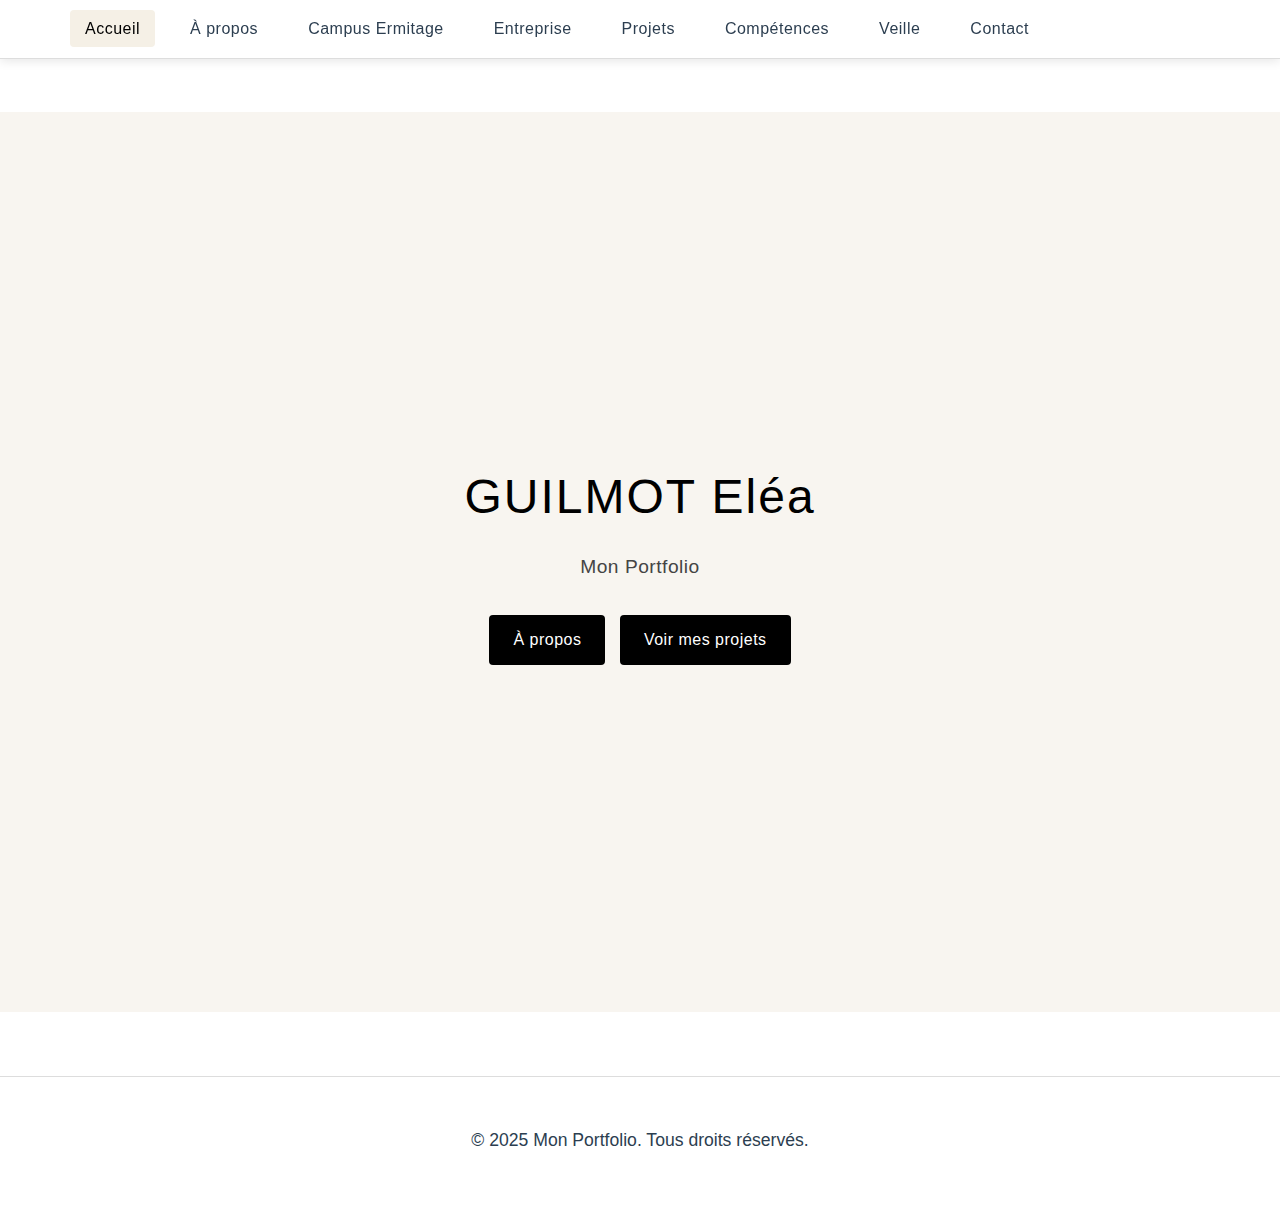
<file: index.html>
<!DOCTYPE html>
    <html lang="fr">
    <head>
        <meta charset="UTF-8">
        <meta name="viewport" content="width=device-width, initial-scale=1.0">
        <title>Accueil - Mon Portfolio</title>
        <link rel="stylesheet" href="styles.css">
    </head>
    <body>
       <header class="fixed-header">
            <div class="header-container">
                <nav>
                    <ul>
                        <li><a href="index.html" class="nav-link active">Accueil</a></li>
                        <li><a href="apropos.html" class="nav-link">À propos</a></li>
                        <li><a href="campusErmitage.html" class="nav-link">Campus Ermitage</a></li>
                        <li><a href="entreprise.html" class="nav-link">Entreprise</a></li>
                        <li><a href="projets.html" class="nav-link">Projets</a></li>
                        <li><a href="competences.html" class="nav-link">Compétences</a></li>
                        <li><a href="veille.html" class="nav-link">Veille</a></li>
                        <li><a href="contact.html" class="nav-link">Contact</a></li>
                    </ul>
                </nav>
            </div>
        </header>
        <main>
            <section id="home">
                <div class="container">
                    <div class="home-content">
                        <h1 class="home-title">GUILMOT Eléa</h1>
                        <p class="home-subtitle">Mon Portfolio</p>
                        <div>
                            <a href="apropos.html" class="btn">À propos</a>
                            <a href="projets.html" class="btn">Voir mes projets</a>
                        </div>
                    </div>
                </div>
            </section>
        </main>
        <footer>
            <div class="container">
                <p>&copy; 2025 Mon Portfolio. Tous droits réservés.</p>
            </div>
        </footer>

        <script>
            // Navigation active state
            document.addEventListener('DOMContentLoaded', function() {
                const navLinks = document.querySelectorAll('.nav-link');
                
                // Handle navigation clicks
                navLinks.forEach(link => {
                    link.addEventListener('click', function(e) {
                        // Remove active class from all links
                        navLinks.forEach(l => l.classList.remove('active'));
                        
                        // Add active class to clicked link
                        this.classList.add('active');
                    });
                });
            }); 
        </script>
    </body>
    </html>
</file>
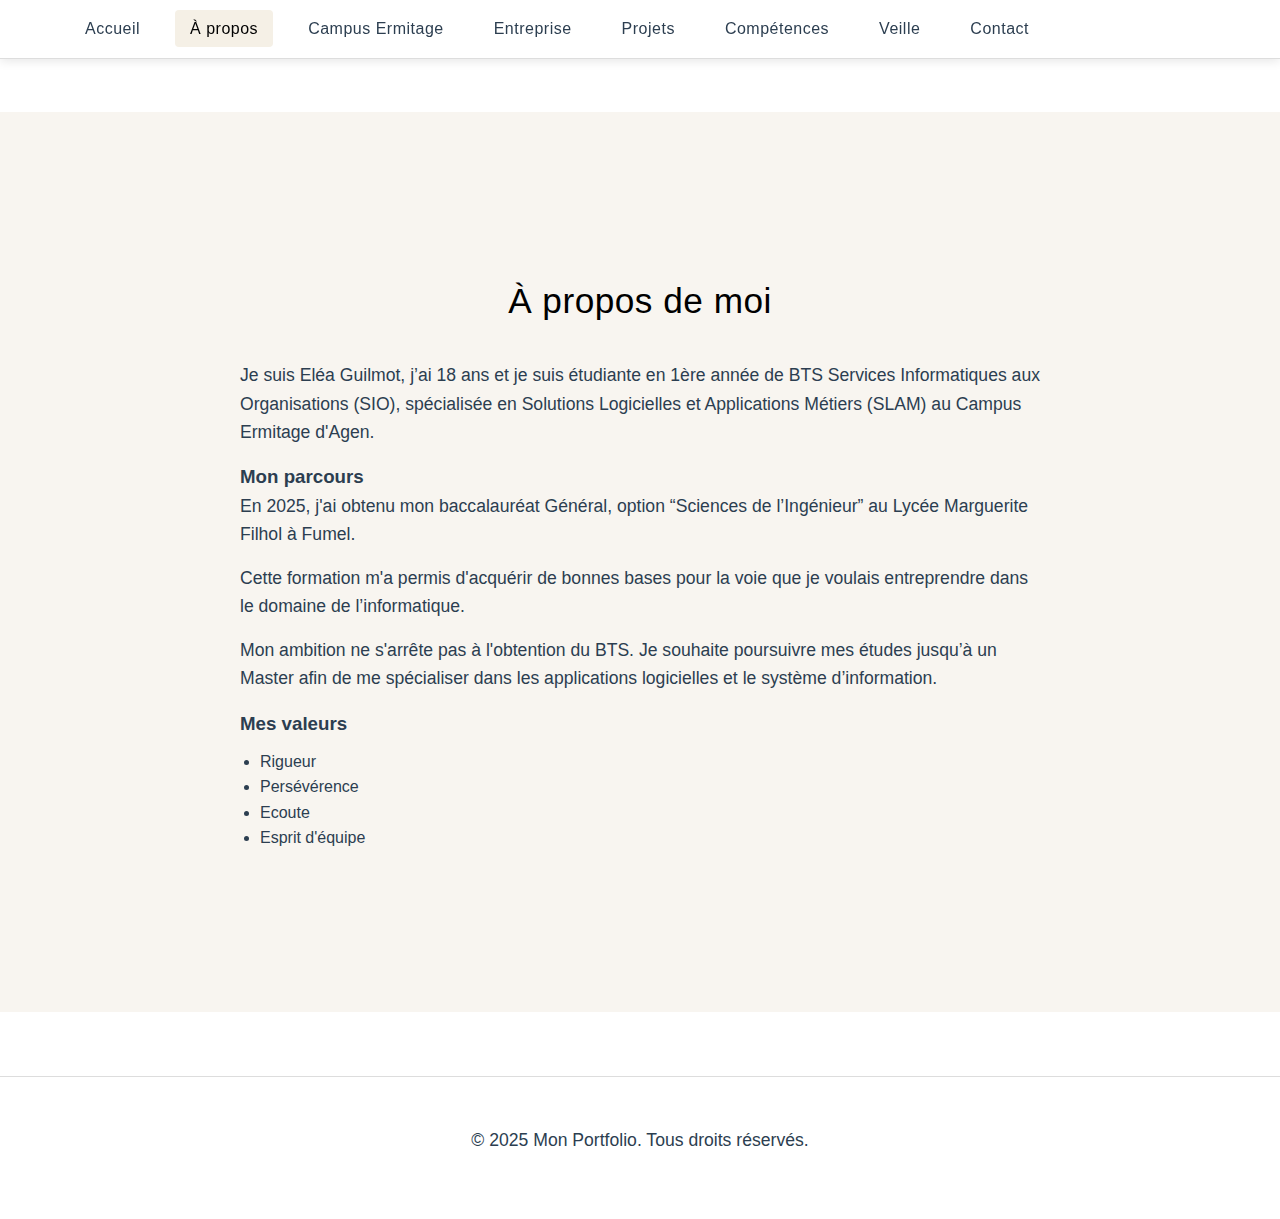
<file: apropos.html>
<!DOCTYPE html>
    <html lang="fr">
    <head>
        <meta charset="UTF-8">
        <meta name="viewport" content="width=device-width, initial-scale=1.0">
        <title>À propos - Mon Portfolio</title>
        <link rel="stylesheet" href="styles.css">
    </head>
        <header class="fixed-header">
            <div class="header-container">
                <nav>
                    <ul>
                        <li><a href="index.html" class="nav-link">Accueil</a></li>
                        <li><a href="apropos.html" class="nav-link active">À propos</a></li>
                        <li><a href="campusErmitage.html" class="nav-link">Campus Ermitage</a></li>
                        <li><a href="entreprise.html" class="nav-link">Entreprise</a></li>
                        <li><a href="projets.html" class="nav-link">Projets</a></li>
                        <li><a href="competences.html" class="nav-link">Compétences</a></li>
                        <li><a href="veille.html" class="nav-link">Veille</a></li>
                        <li><a href="contact.html" class="nav-link">Contact</a></li>
                    </ul>
                </nav>
            </div>
        </header>
        <main class="main-with-fixed-header">
            <!-- About Section -->
            <section id="about">
                <div class="container">
                    <h2 class="section-title">À propos de moi</h2>
                    <div class="about-content">
                        <p>Je suis Eléa Guilmot, j’ai 18 ans et je suis étudiante en 1ère année de BTS Services Informatiques aux Organisations (SIO), spécialisée en Solutions Logicielles et Applications Métiers (SLAM) au Campus Ermitage d'Agen. 
</p>
                        
                        <h3>Mon parcours</h3>
                        <p>En 2025, j'ai obtenu mon baccalauréat Général, option “Sciences de l’Ingénieur” au Lycée Marguerite Filhol à Fumel.</p>
                        <p>Cette formation m'a permis d'acquérir de bonnes bases pour la voie que je voulais entreprendre dans le domaine de l’informatique.</p>

                        <p>Mon ambition ne s'arrête pas à l'obtention du BTS. 
                        Je souhaite poursuivre mes études jusqu’à un Master afin de me spécialiser dans les applications logicielles et le système d’information.</p>
                        
                        <h3>Mes valeurs</h3>
                        <ul style="margin-left: 20px; margin-top: 10px;">
                            <li>Rigueur</li>
                            <li>Persévérence</li>
                            <li>Ecoute</li>
                            <li>Esprit d'équipe</li>
                        </ul>
                    </div>
                </div>
            </section>
        </main>
        <footer>
            <div class="container">
                <p>&copy; 2025 Mon Portfolio. Tous droits réservés.</p>
            </div>
        </footer>
    </body>
    </html>
</file>
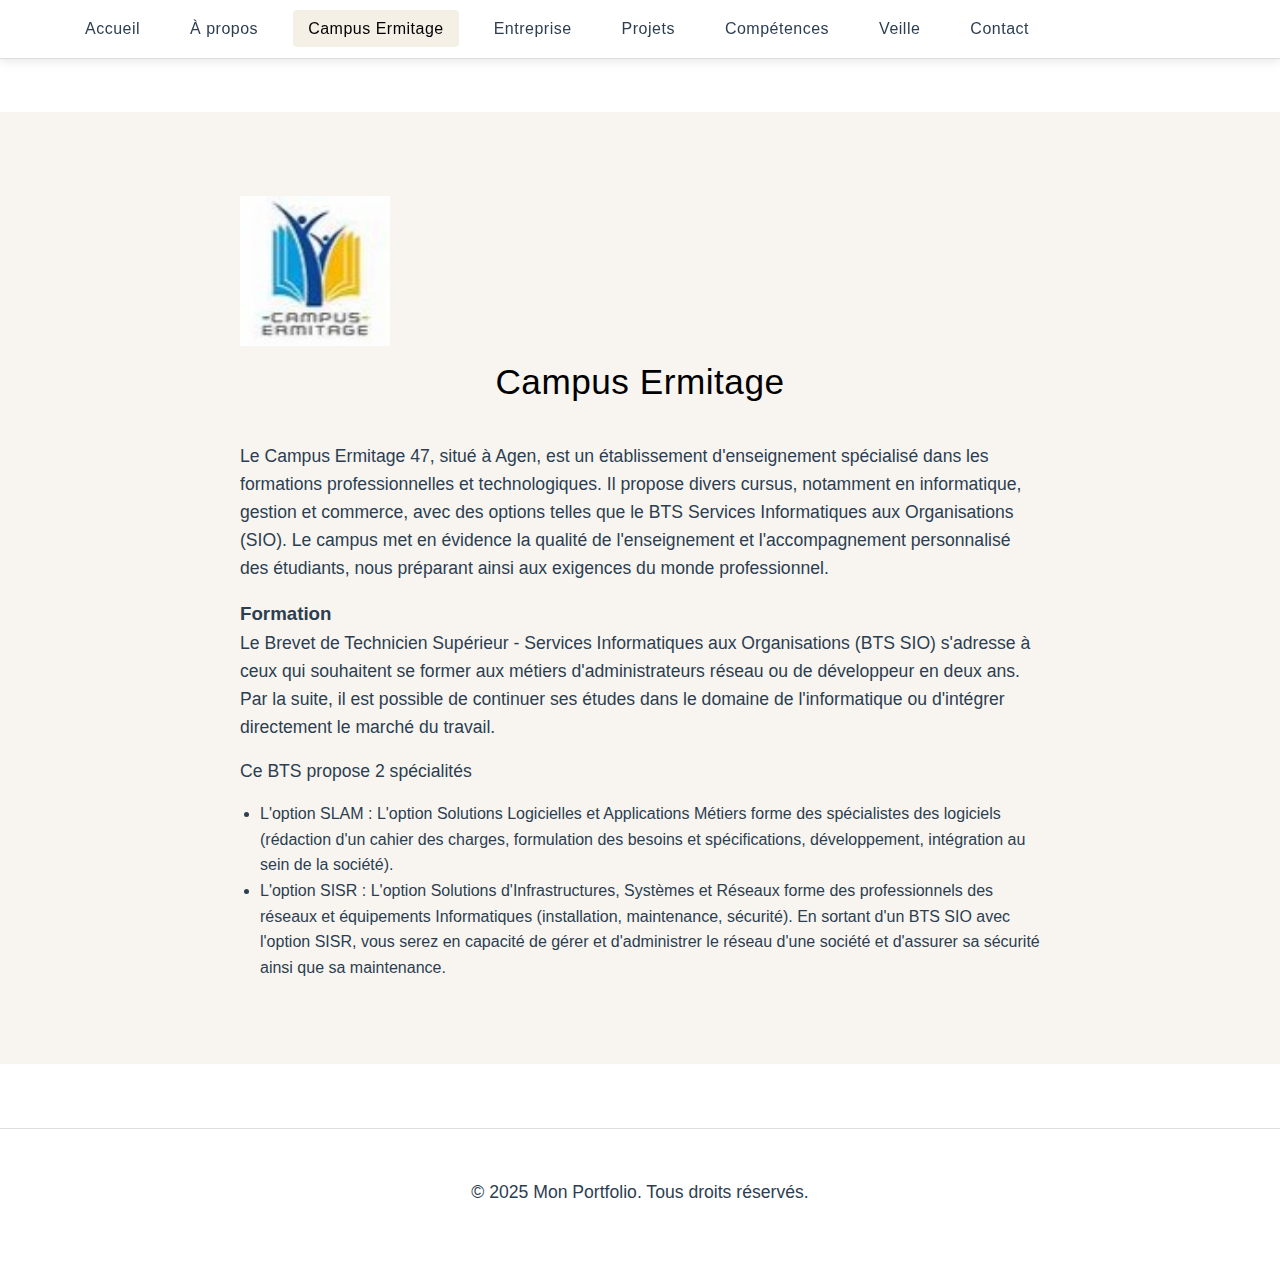
<file: campusErmitage.html>
<!DOCTYPE html>
    <html lang="fr">
    <head>
        <meta charset="UTF-8">
        <meta name="viewport" content="width=device-width, initial-scale=1.0">
        <title>À propos - Mon Portfolio</title>
        <link rel="stylesheet" href="styles.css">
    </head>
        <header class="fixed-header">
            <div class="header-container">
                <nav>
                    <ul>
                        <li><a href="index.html" class="nav-link">Accueil</a></li>
                        <li><a href="apropos.html" class="nav-link">À propos</a></li>
                        <li><a href="campusErmitage.html" class="nav-link active">Campus Ermitage</a></li>
                        <li><a href="entreprise.html" class="nav-link">Entreprise</a></li>
                        <li><a href="projets.html" class="nav-link">Projets</a></li>
                        <li><a href="competences.html" class="nav-link">Compétences</a></li>
                        <li><a href="veille.html" class="nav-link">Veille</a></li>
                        <li><a href="contact.html" class="nav-link">Contact</a></li>
                    </ul>
                </nav>
            </div>
        </header>
        <main class="main-with-fixed-header">
            <section id="about">
                <div class="container">
                    <img src="campusErmitage.jpg" alt="Logo du Campus" width="150">
                    <h2 class="section-title">Campus Ermitage</h2>
                    <div class="about-content">
                        <p>Le Campus Ermitage 47, situé à Agen, est un établissement d'enseignement spécialisé dans les formations professionnelles et technologiques. Il propose divers cursus, notamment en informatique, gestion et commerce, avec des options telles que le BTS Services Informatiques aux Organisations (SIO). Le campus met en évidence la qualité de l'enseignement et l'accompagnement personnalisé des étudiants, nous préparant ainsi aux exigences du monde professionnel.</p>
                    
                        <h3>Formation</h3>
                        <p>Le Brevet de Technicien Supérieur - Services Informatiques aux Organisations (BTS SIO) s'adresse à ceux qui souhaitent se former aux métiers d'administrateurs réseau ou de développeur en deux ans. Par la suite, il est possible de continuer ses études dans le domaine de l'informatique ou d'intégrer directement le marché du travail.</p>
                        <p>Ce BTS propose 2 spécialités</p>
                        <ul style="margin-left: 20px; margin-top: 10px;">
                            <li>L'option SLAM : L'option Solutions Logicielles et Applications Métiers forme des spécialistes des logiciels (rédaction d'un cahier des charges, formulation des besoins et spécifications, développement, intégration au sein de la société).</li>
                            <li>L'option SISR : L'option Solutions d'Infrastructures, Systèmes et Réseaux forme des professionnels des réseaux et équipements Informatiques (installation, maintenance, sécurité). En sortant d'un BTS SIO avec l'option SISR, vous serez en capacité de gérer et d'administrer le réseau d'une société et d'assurer sa sécurité ainsi que sa maintenance.</li>
                        </ul>
                    </div>
                </div>
            </section>
        </main>
        <footer>
            <div class="container">
                <p>&copy; 2025 Mon Portfolio. Tous droits réservés.</p>
            </div>
        </footer>
    </body>
    </html>
</file>
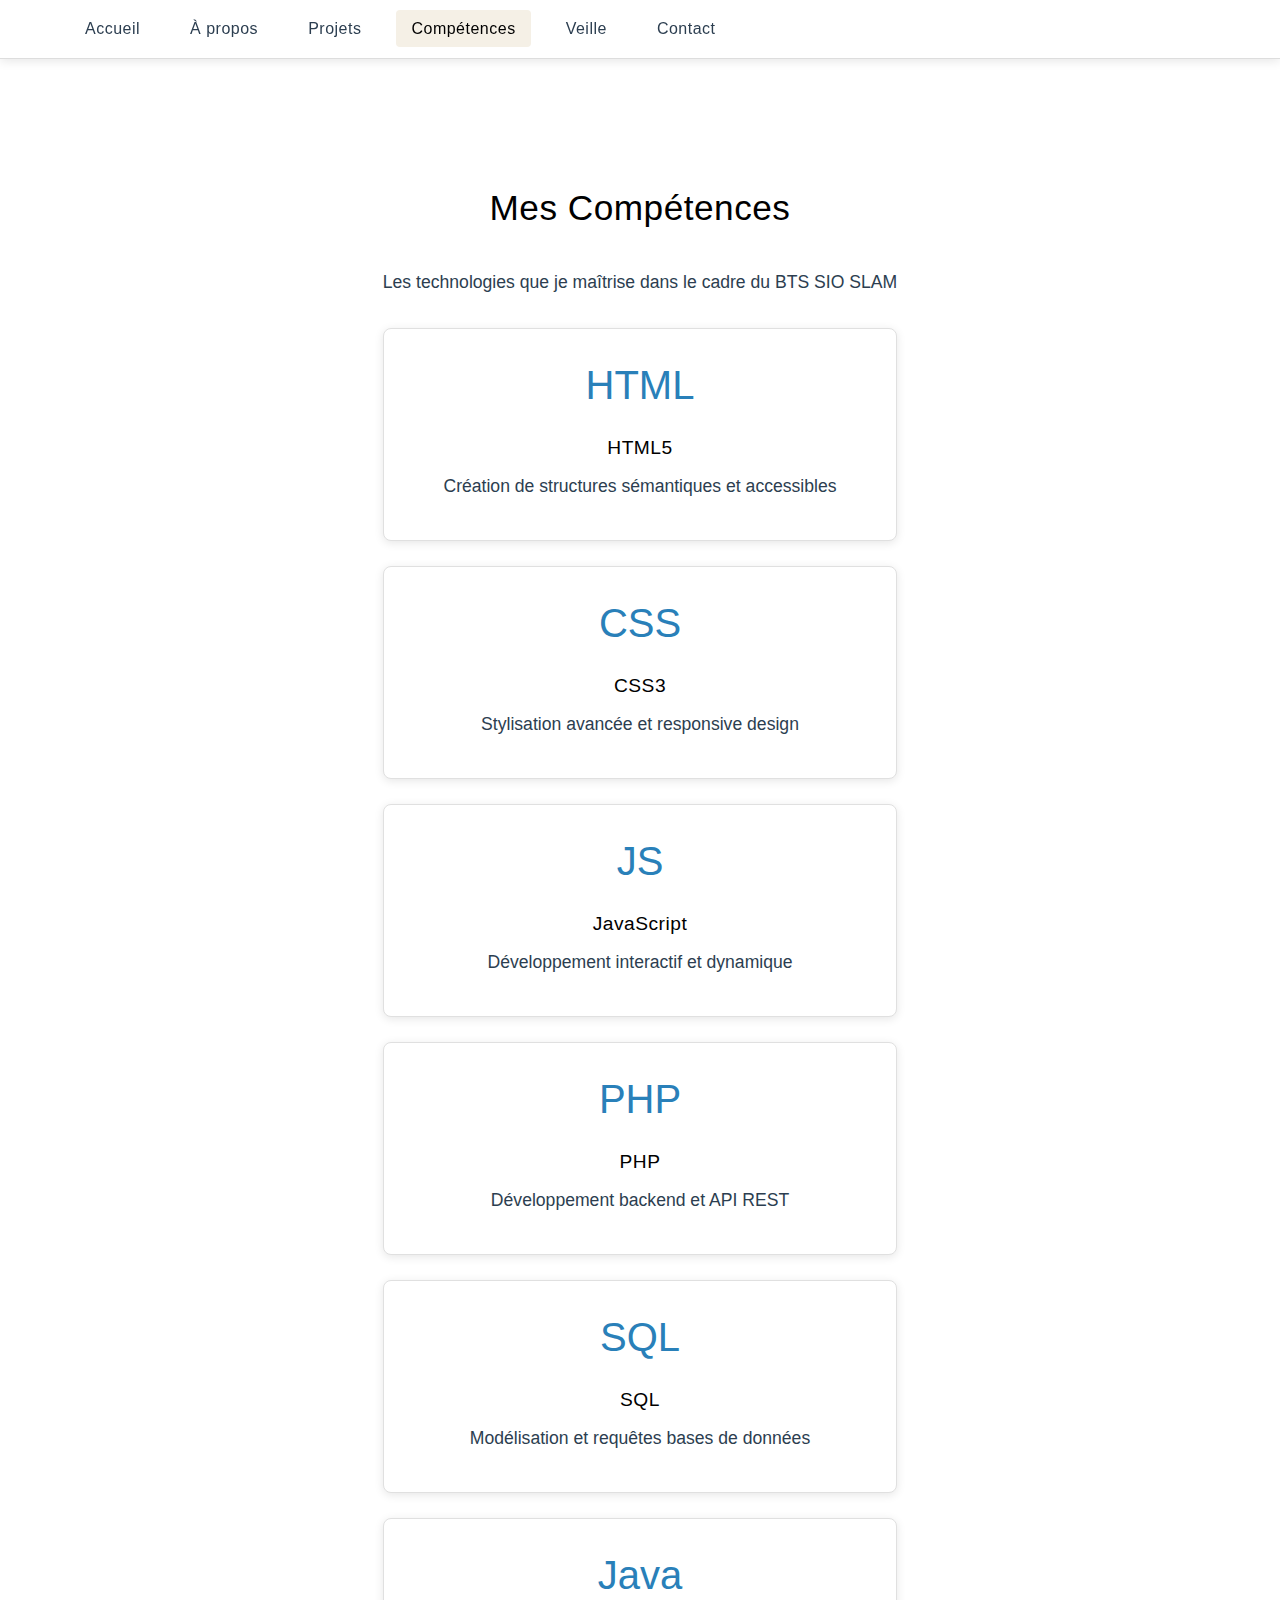
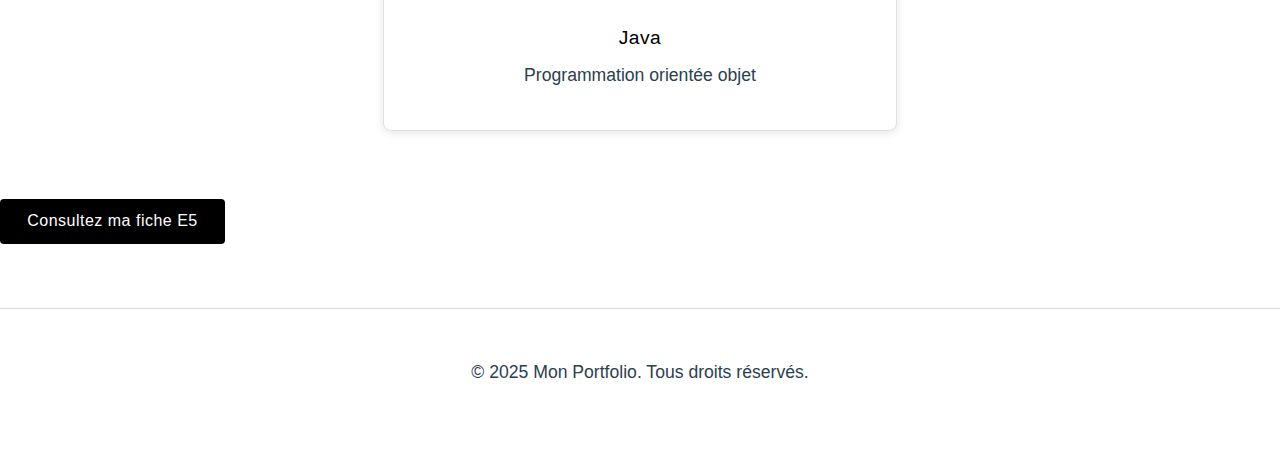
<file: competences.html>
<!DOCTYPE html>
    <html lang="fr">
    <head>
        <meta charset="UTF-8">
        <meta name="viewport" content="width=device-width, initial-scale=1.0">
        <title>Compétences - Mon Portfolio</title>
        <link rel="stylesheet" href="styles.css">
    </head>
    <body>
        <header class="fixed-header">
            <div class="header-container">
                <nav>
                    <ul>
                        <li><a href="index.html" class="nav-link">Accueil</a></li>
                        <li><a href="apropos.html" class="nav-link">À propos</a></li>
                        <li><a href="projets.html" class="nav-link">Projets</a></li>
                        <li><a href="competences.html" class="nav-link active">Compétences</a></li>
                        <li><a href="veille.html" class="nav-link">Veille</a></li>
                        <li><a href="contact.html" class="nav-link">Contact</a></li>
                    </ul>
                </nav>
            </div>
        </header>
        <main class="main-with-fixed-header">
            <section id="skills">
                <div class="container">
                    <h2 class="section-title">Mes Compétences</h2>
                    <p>Les technologies que je maîtrise dans le cadre du BTS SIO SLAM</p>
                    <div class="skills-container">
                        <div class="skill-card">
                            <div class="skill-icon">HTML</div>
                            <h3 class="skill-title">HTML5</h3>
                            <p>Création de structures sémantiques et accessibles</p>
                        </div>
                        <div class="skill-card">
                            <div class="skill-icon">CSS</div>
                            <h3 class="skill-title">CSS3</h3>
                            <p>Stylisation avancée et responsive design</p>
                        </div>
                        <div class="skill-card">
                            <div class="skill-icon">JS</div>
                            <h3 class="skill-title">JavaScript</h3>
                            <p>Développement interactif et dynamique</p>
                        </div>
                        <div class="skill-card">
                            <div class="skill-icon">PHP</div>
                            <h3 class="skill-title">PHP</h3>
                            <p>Développement backend et API REST</p>
                        </div>
                        <div class="skill-card">
                            <div class="skill-icon">SQL</div>
                            <h3 class="skill-title">SQL</h3>
                            <p>Modélisation et requêtes bases de données</p>
                        </div>
                        <div class="skill-card">
                            <div class="skill-icon">Java</div>
                            <h3 class="skill-title">Java</h3>
                            <p>Programmation orientée objet</p>
                        </div>
                    </div>
                </div>
            </section>
            <button class="button-26" onclick="window.location.href = 'Epreuve E5 - BTS SIO 2025.xlsx - Tableau de synthèse Épreuve E4.pdf';">Consultez ma fiche E5 </button>

        </main>
        <footer>
            <div class="container">
                <p>&copy; 2025 Mon Portfolio. Tous droits réservés.</p>
            </div>
        </footer>
    </body>

    </html>
</file>
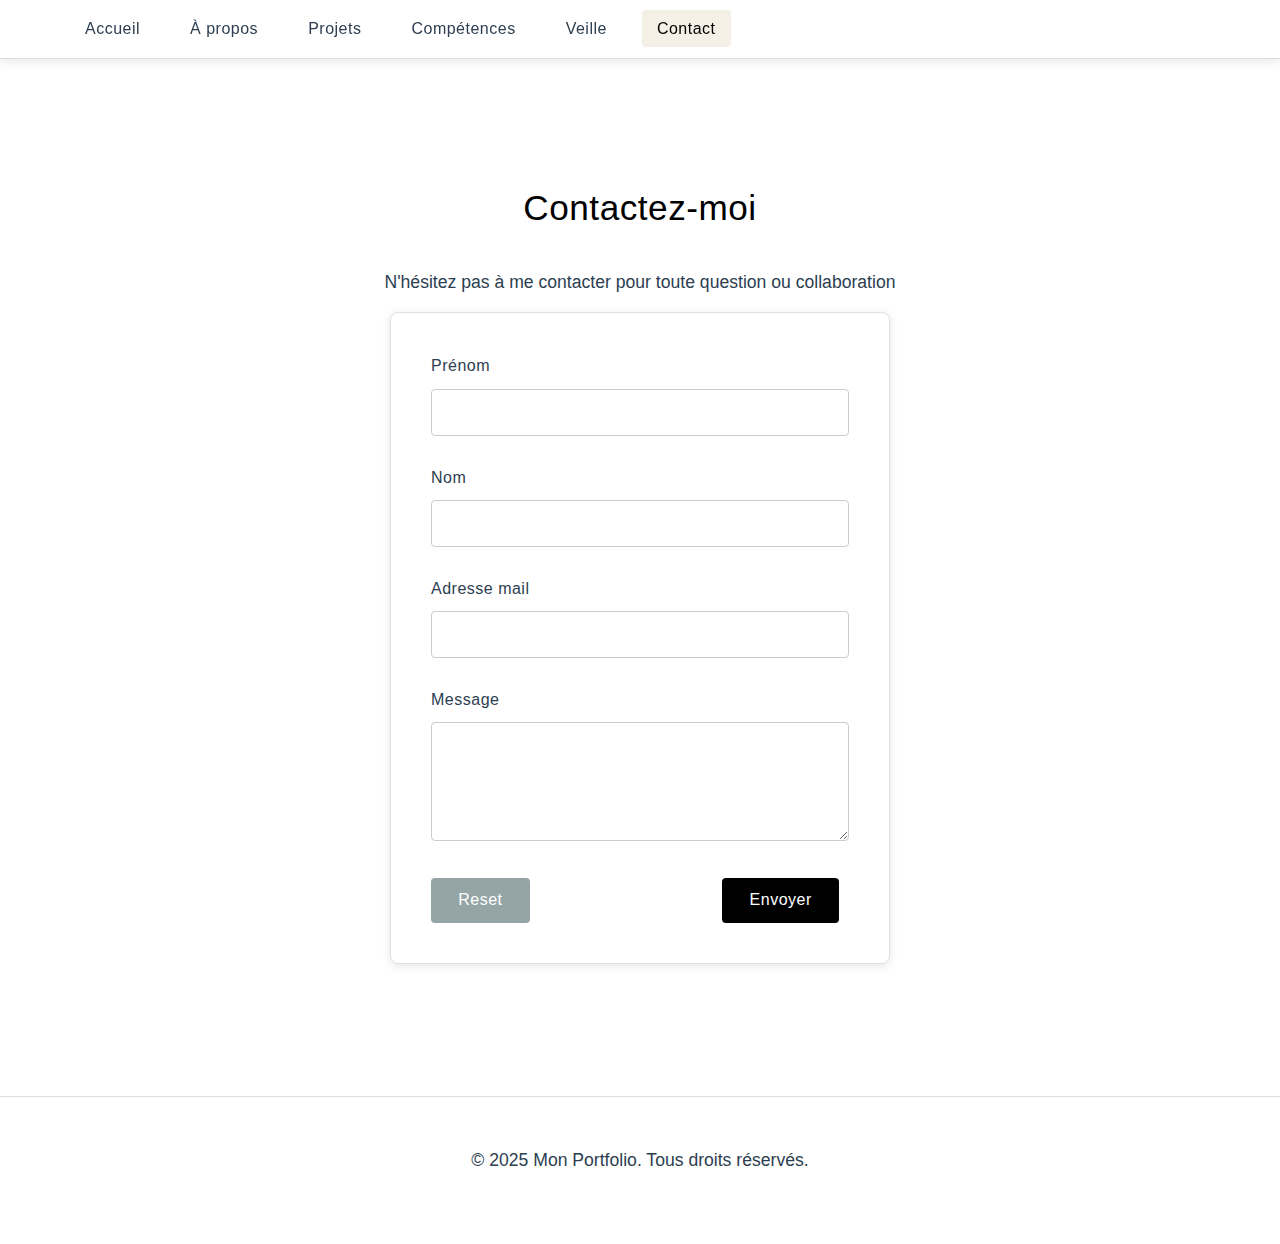
<file: contact.html>
<!DOCTYPE html>
    <html lang="fr">
    <head>
        <meta charset="UTF-8">
        <meta name="viewport" content="width=device-width, initial-scale=1.0">
        <title>Contact - Mon Portfolio</title>
        <link rel="stylesheet" href="styles.css">
    </head>
    <body>
        <header class="fixed-header">
            <div class="header-container">
                <nav>
                    <ul>
                        <li><a href="index.html" class="nav-link">Accueil</a></li>
                        <li><a href="apropos.html" class="nav-link">À propos</a></li>
                        <li><a href="projets.html" class="nav-link">Projets</a></li>
                        <li><a href="competences.html" class="nav-link">Compétences</a></li>
                        <li><a href="veille.html" class="nav-link">Veille</a></li>
                        <li><a href="contact.html" class="nav-link active">Contact</a></li>
                    </ul>
                </nav>
            </div>
        </header>

        <main class="main-with-fixed-header">
            <section id="contact">
                <div class="container">
                    <h2 class="section-title">Contactez-moi</h2>
                    <p>N'hésitez pas à me contacter pour toute question ou collaboration</p>
                    <div class="contact-form">
                        <form id="contactForm">
                            <div class="form-group">
                                <label for="firstName">Prénom</label>
                                <input type="text" id="firstName" required>
                            </div>
                            <div class="form-group">
                                <label for="lastName">Nom</label>
                                <input type="text" id="lastName" required>
                            </div>
                            <div class="form-group">
                                <label for="email">Adresse mail</label>
                                <input type="email" id="email" required>
                            </div>
                            <div class="form-group">
                                <label for="message">Message</label>
                                <textarea id="message" rows="5" required></textarea>
                            </div>
                            <div style="display: flex; justify-content: space-between;">
                                <button type="button" class="reset-btn" id="resetBtn">Reset</button>
                                <button type="submit" id="submitBtn">Envoyer</button>
                            </div>
                        </form>
                    </div>
                </div>
            </section>
        </main>
        <footer>
            <div class="container">
                <p>&copy; 2025 Mon Portfolio. Tous droits réservés.</p>
            </div>
        </footer>
    </body>
    </html>
</body>
</html>
</file>
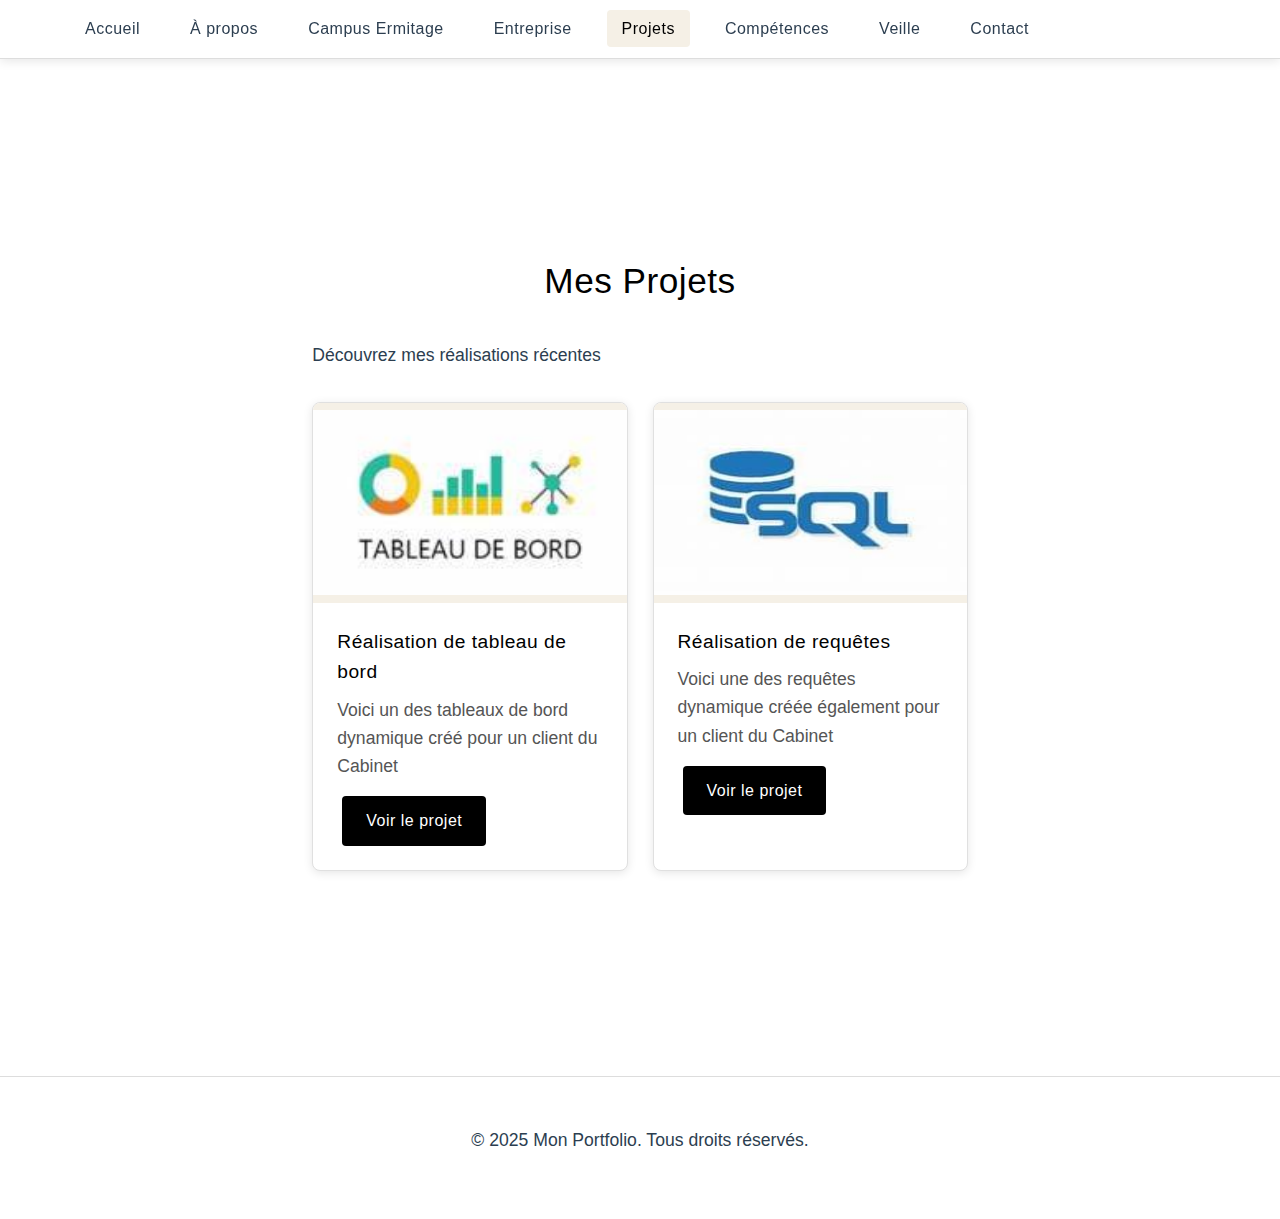
<file: projets.html>
<!DOCTYPE html>
    <html lang="fr">
    <head>
        <meta charset="UTF-8">
        <meta name="viewport" content="width=device-width, initial-scale=1.0">
        <title>Projets - Mon Portfolio</title>
        <link rel="stylesheet" href="styles.css">
    </head>
    <body>
    
        <header class="fixed-header">
            <div class="header-container">
                <nav>
                    <ul>
                        <li><a href="index.html" class="nav-link">Accueil</a></li>
                        <li><a href="apropos.html" class="nav-link">À propos</a></li>
                        <li><a href="campusErmitage.html" class="nav-link">Campus Ermitage</a></li>
                        <li><a href="entreprise.html" class="nav-link">Entreprise</a></li>
                        <li><a href="projets.html" class="nav-link active">Projets</a></li>
                        <li><a href="competences.html" class="nav-link">Compétences</a></li>
                        <li><a href="veille.html" class="nav-link">Veille</a></li>
                        <li><a href="contact.html" class="nav-link">Contact</a></li>
                    </ul>
                </nav>
            </div>
        </header>

   
        <main class="main-with-fixed-header">
            <section id="projects">
                <div class="container">
                    <h2 class="section-title">Mes Projets</h2>
                    <p>Découvrez mes réalisations récentes</p>
                    <div class="projects-grid">
                        <div class="project-card">
                            <div class="project-image"><img src="tdbPagos.jpg" width="345" height="185"></div>
                            <div class="project-content">
                                <h3 class="project-title">Réalisation de tableau de bord</h3>
                                <p class="project-description">Voici un des tableaux de bord dynamique créé pour un client du Cabinet</p>
                                <a href="#" class="btn">Voir le projet</a>
                            </div>
                        </div>
                        <div class="project-card">
                            <div class="project-image"><img src="sqlPagos.jpg" width="345" height="185"></div>
                            <div class="project-content">
                                <h3 class="project-title">Réalisation de requêtes</h3>
                                <p class="project-description">Voici une des requêtes dynamique créée également pour un client du Cabinet</p>
                                <a onclick="window.location.href = 'sqlPagos.pdf';" class="btn">Voir le projet</a>
                            </div>
                        </div>
                    </div>
                </div>
            </section>
        </main>

        <footer>
            <div class="container">
                <p>&copy; 2025 Mon Portfolio. Tous droits réservés.</p>
            </div>
        </footer>
    </body>
    </html>
</file>
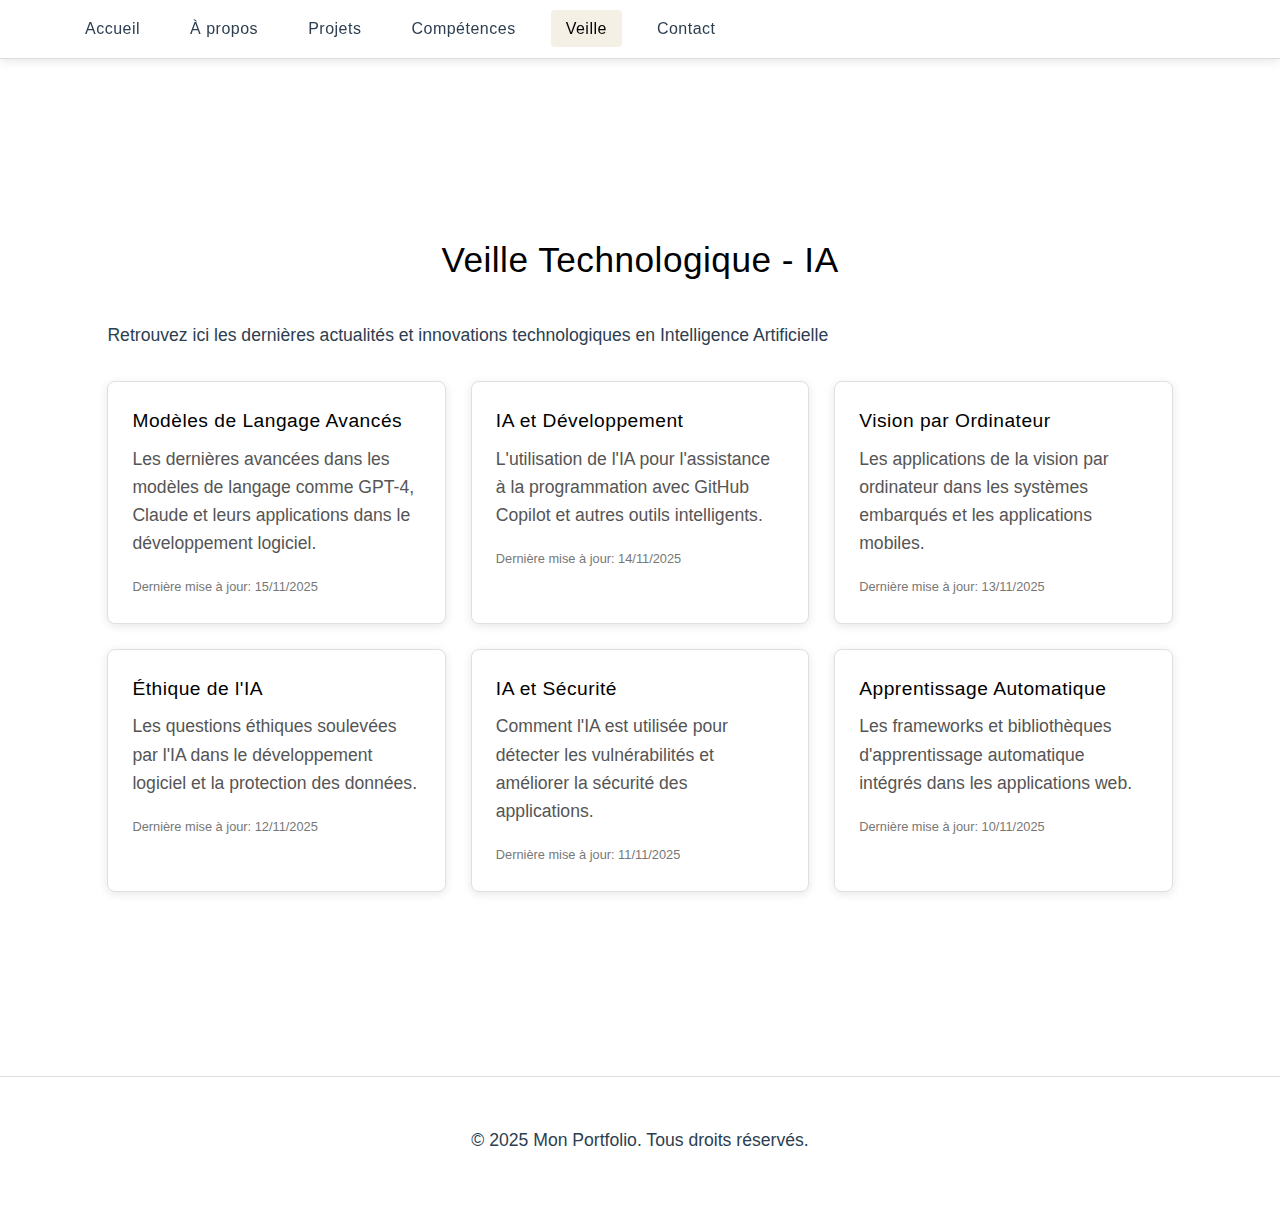
<file: veille.html>
<!DOCTYPE html>
    <html lang="fr">
    <head>
        <meta charset="UTF-8">
        <meta name="viewport" content="width=device-width, initial-scale=1.0">
        <title>Veille - Mon Portfolio</title>
        <link rel="stylesheet" href="styles.css">
    </head>
    <body>
       
        <header class="fixed-header">
            <div class="header-container">
                <nav>
                    <ul>
                        <li><a href="index.html" class="nav-link">Accueil</a></li>
                        <li><a href="apropos.html" class="nav-link">À propos</a></li>
                        <li><a href="projets.html" class="nav-link">Projets</a></li>
                        <li><a href="competences.html" class="nav-link">Compétences</a></li>
                        <li><a href="veille.html" class="nav-link active">Veille</a></li>
                        <li><a href="contact.html" class="nav-link">Contact</a></li>
                    </ul>
                </nav>
            </div>
        </header>
      
        <main class="main-with-fixed-header">
          
            <section id="veille">
                <div class="container">
                    <h2 class="section-title">Veille Technologique - IA</h2>
                    <p>Retrouvez ici les dernières actualités et innovations technologiques en Intelligence Artificielle</p>
                    
                    <div class="veille-container">
                        <div class="veille-item">
                            <h3>Modèles de Langage Avancés</h3>
                            <p>Les dernières avancées dans les modèles de langage comme GPT-4, Claude et leurs applications dans le développement logiciel.</p>
                            <small>Dernière mise à jour: 15/11/2025</small>
                        </div>
                        
                        <div class="veille-item">
                            <h3>IA et Développement</h3>
                            <p>L'utilisation de l'IA pour l'assistance à la programmation avec GitHub Copilot et autres outils intelligents.</p>
                            <small>Dernière mise à jour: 14/11/2025</small>
                        </div>
                        
                        <div class="veille-item">
                            <h3>Vision par Ordinateur</h3>
                            <p>Les applications de la vision par ordinateur dans les systèmes embarqués et les applications mobiles.</p>
                            <small>Dernière mise à jour: 13/11/2025</small>
                        </div>
                        
                        <div class="veille-item">
                            <h3>Éthique de l'IA</h3>
                            <p>Les questions éthiques soulevées par l'IA dans le développement logiciel et la protection des données.</p>
                            <small>Dernière mise à jour: 12/11/2025</small>
                        </div>
                        
                        <div class="veille-item">
                            <h3>IA et Sécurité</h3>
                            <p>Comment l'IA est utilisée pour détecter les vulnérabilités et améliorer la sécurité des applications.</p>
                            <small>Dernière mise à jour: 11/11/2025</small>
                        </div>
                        
                        <div class="veille-item">
                            <h3>Apprentissage Automatique</h3>
                            <p>Les frameworks et bibliothèques d'apprentissage automatique intégrés dans les applications web.</p>
                            <small>Dernière mise à jour: 10/11/2025</small>
                        </div>
                    </div>
                </div>
            </section>
        </main>


        <footer>
            <div class="container">
                <p>&copy; 2025 Mon Portfolio. Tous droits réservés.</p>
            </div>
        </footer>
    </body>
    </html>
</file>
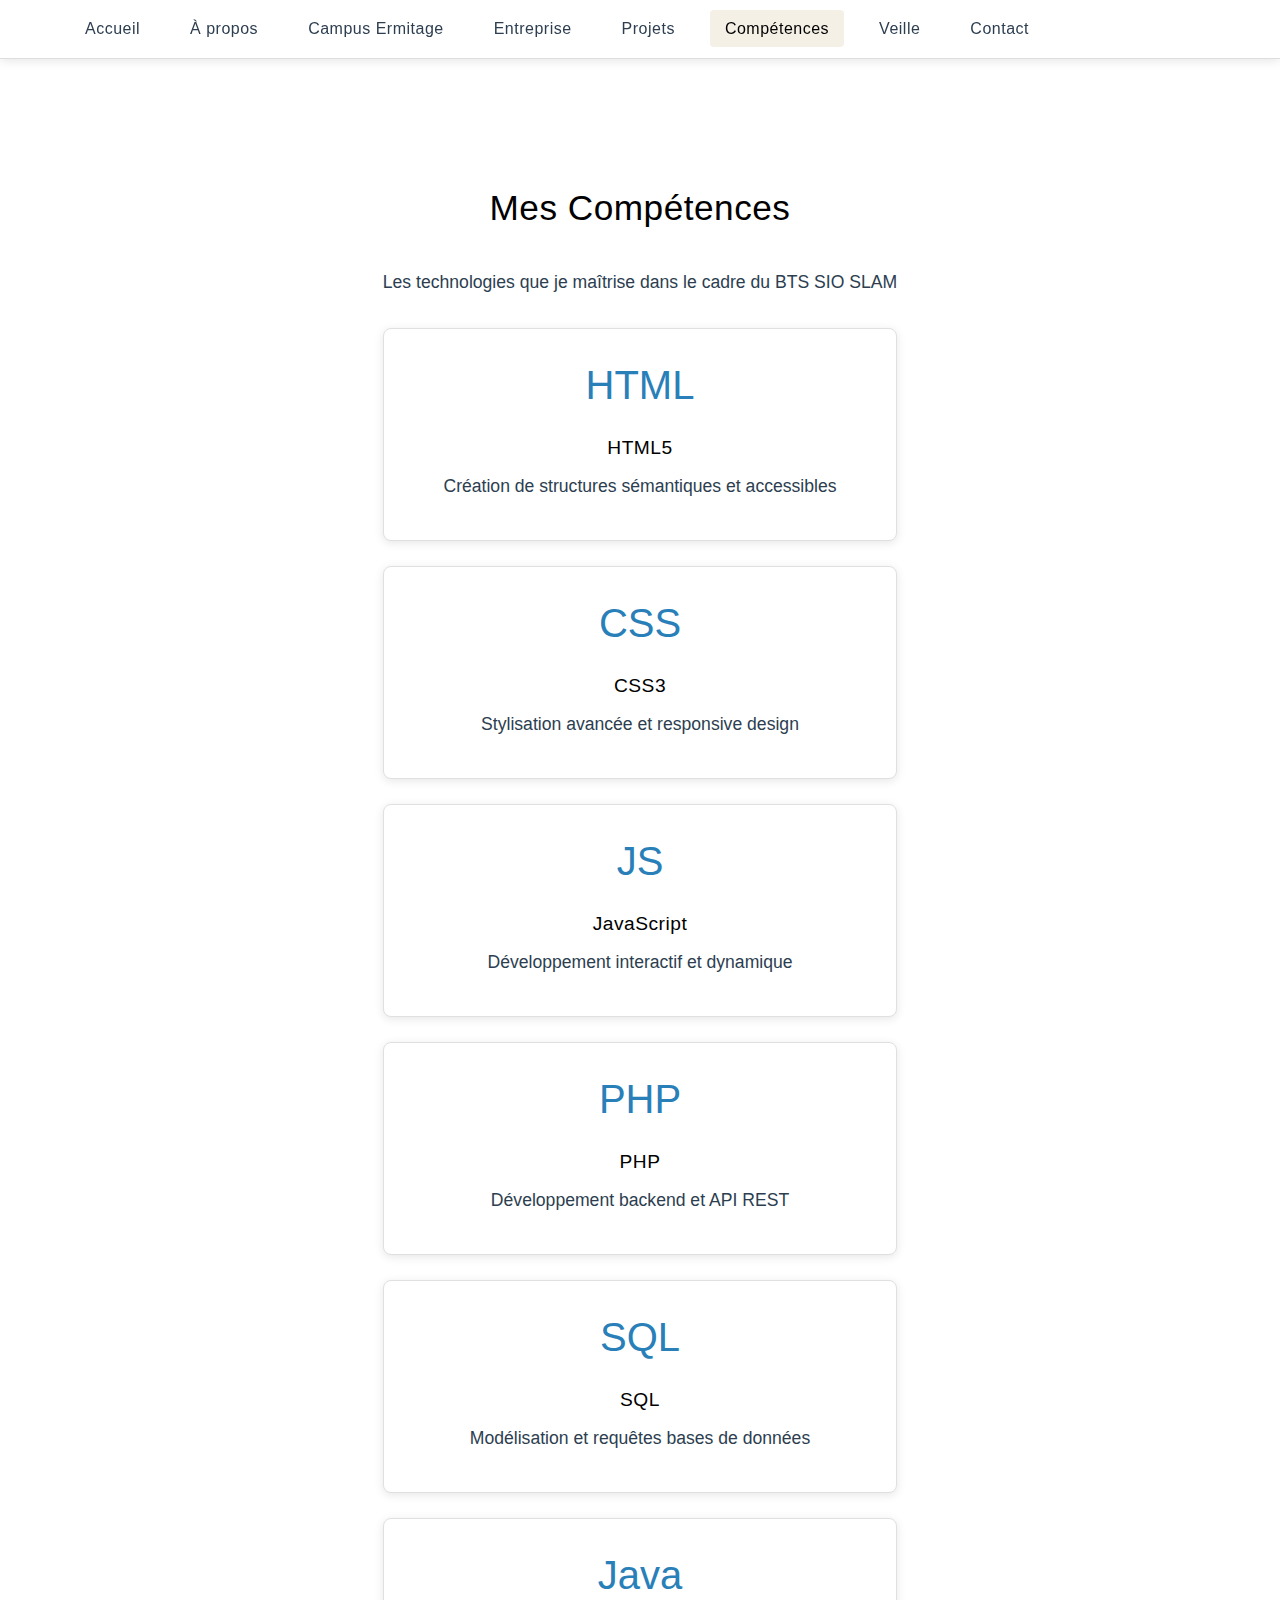
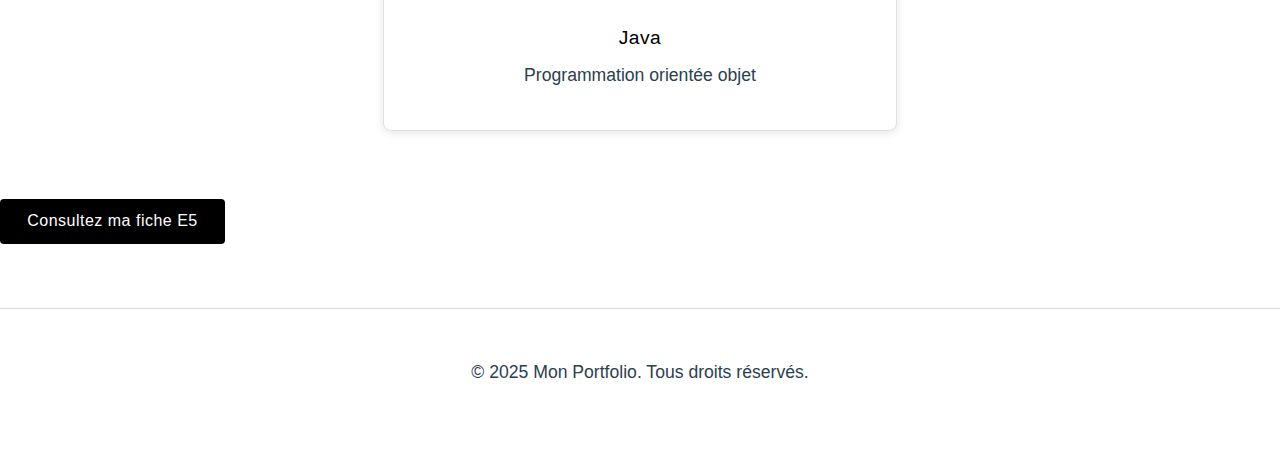
<file: PORTFOLIO - EG/competences.html>
<!DOCTYPE html>
    <html lang="fr">
    <head>
        <meta charset="UTF-8">
        <meta name="viewport" content="width=device-width, initial-scale=1.0">
        <title>Compétences - Mon Portfolio</title>
        <link rel="stylesheet" href="styles.css">
    </head>
    <body>
        <header class="fixed-header">
            <div class="header-container">
                <nav>
                    <ul>
                        <li><a href="index.html" class="nav-link">Accueil</a></li>
                        <li><a href="apropos.html" class="nav-link">À propos</a></li>
                        <li><a href="campusErmitage.html" class="nav-link">Campus Ermitage</a></li>
                        <li><a href="entreprise.html" class="nav-link">Entreprise</a></li>
                        <li><a href="projets.html" class="nav-link">Projets</a></li>
                        <li><a href="competences.html" class="nav-link active">Compétences</a></li>
                        <li><a href="veille.html" class="nav-link">Veille</a></li>
                        <li><a href="contact.html" class="nav-link">Contact</a></li>
                    </ul>
                </nav>
            </div>
        </header>
        <main class="main-with-fixed-header">
            <section id="skills">
                <div class="container">
                    <h2 class="section-title">Mes Compétences</h2>
                    <p>Les technologies que je maîtrise dans le cadre du BTS SIO SLAM</p>
                    <div class="skills-container">
                        <div class="skill-card">
                            <div class="skill-icon">HTML</div>
                            <h3 class="skill-title">HTML5</h3>
                            <p>Création de structures sémantiques et accessibles</p>
                        </div>
                        <div class="skill-card">
                            <div class="skill-icon">CSS</div>
                            <h3 class="skill-title">CSS3</h3>
                            <p>Stylisation avancée et responsive design</p>
                        </div>
                        <div class="skill-card">
                            <div class="skill-icon">JS</div>
                            <h3 class="skill-title">JavaScript</h3>
                            <p>Développement interactif et dynamique</p>
                        </div>
                        <div class="skill-card">
                            <div class="skill-icon">PHP</div>
                            <h3 class="skill-title">PHP</h3>
                            <p>Développement backend et API REST</p>
                        </div>
                        <div class="skill-card">
                            <div class="skill-icon">SQL</div>
                            <h3 class="skill-title">SQL</h3>
                            <p>Modélisation et requêtes bases de données</p>
                        </div>
                        <div class="skill-card">
                            <div class="skill-icon">Java</div>
                            <h3 class="skill-title">Java</h3>
                            <p>Programmation orientée objet</p>
                        </div>
                    </div>
                </div>
            </section>
            <button class="button-26" onclick="window.location.href = 'Epreuve E5 - BTS SIO 2025.xlsx - Tableau de synthèse Épreuve E4.pdf';">Consultez ma fiche E5 </button>
        </main>
        <footer>
            <div class="container">
                <p>&copy; 2025 Mon Portfolio. Tous droits réservés.</p>
            </div>
        </footer>
    </body>
    </html>
</file>
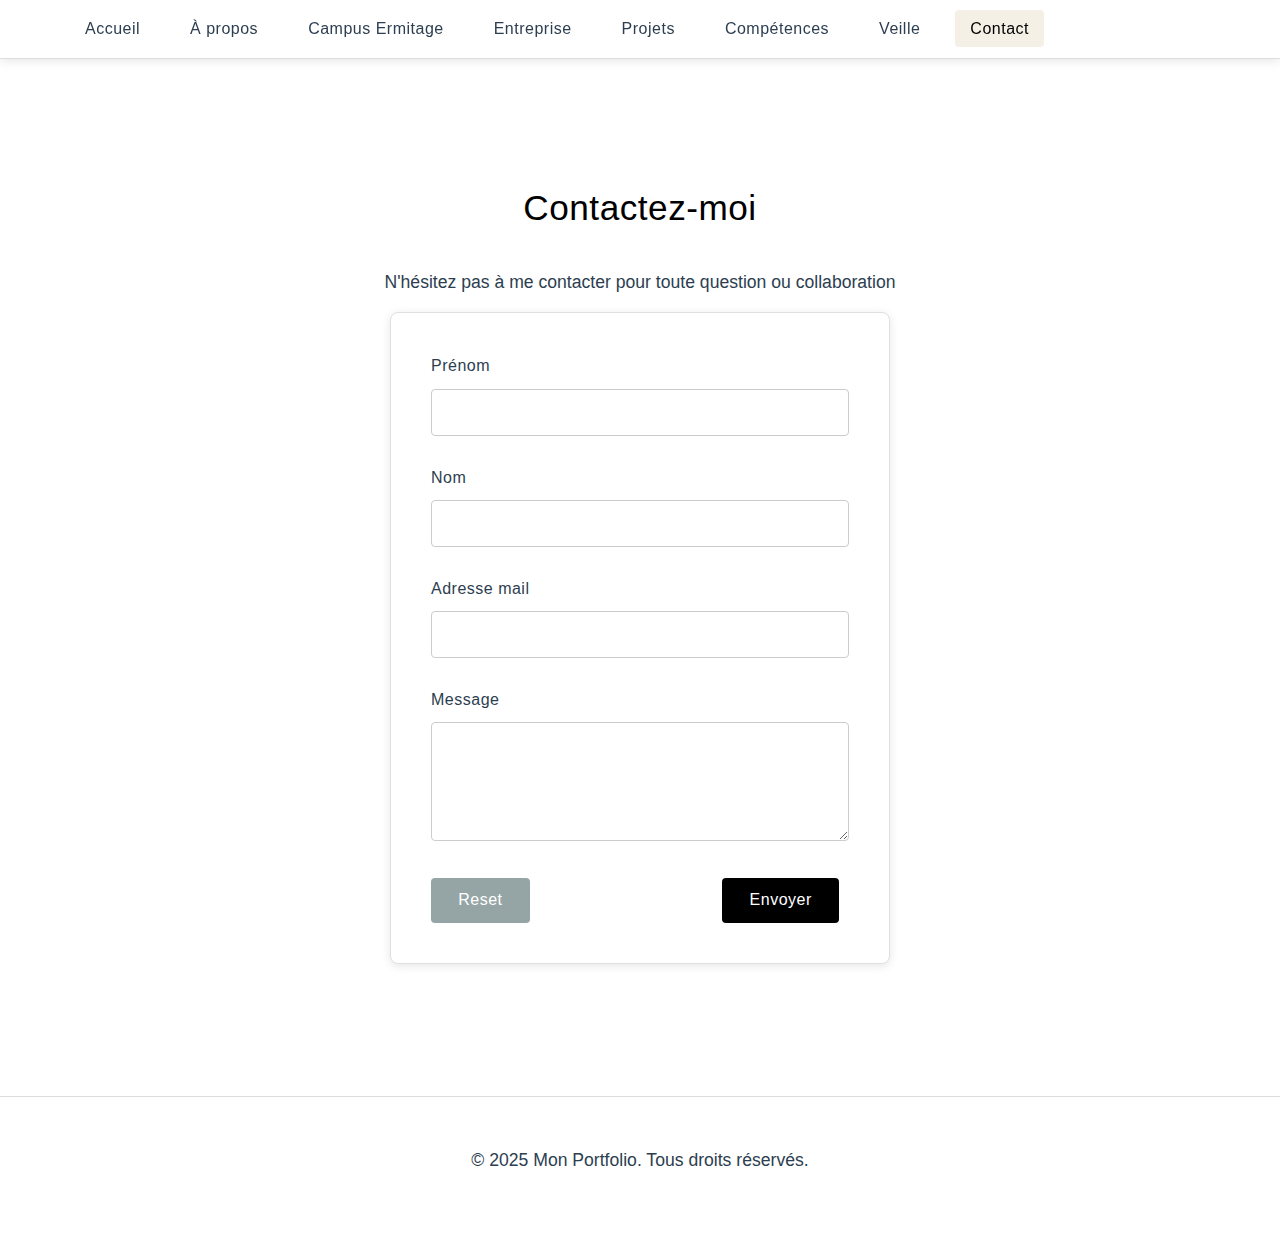
<file: PORTFOLIO - EG/contact.html>
<!DOCTYPE html>
    <html lang="fr">
    <head>
        <meta charset="UTF-8">
        <meta name="viewport" content="width=device-width, initial-scale=1.0">
        <title>Contact - Mon Portfolio</title>
        <link rel="stylesheet" href="styles.css">
    </head>
    <body>
        <header class="fixed-header">
            <div class="header-container">
                <nav>
                    <ul>
                        <li><a href="index.html" class="nav-link">Accueil</a></li>
                        <li><a href="apropos.html" class="nav-link">À propos</a></li>
                        <li><a href="campusErmitage.html" class="nav-link">Campus Ermitage</a></li>
                        <li><a href="entreprise.html" class="nav-link">Entreprise</a></li>
                        <li><a href="projets.html" class="nav-link">Projets</a></li>
                        <li><a href="competences.html" class="nav-link">Compétences</a></li>
                        <li><a href="veille.html" class="nav-link">Veille</a></li>
                        <li><a href="contact.html" class="nav-link active">Contact</a></li>
                    </ul>
                </nav>
            </div>
        </header>

        <main class="main-with-fixed-header">
            <section id="contact">
                <div class="container">
                    <h2 class="section-title">Contactez-moi</h2>
                    <p>N'hésitez pas à me contacter pour toute question ou collaboration</p>
                    <div class="contact-form">
                        <form id="contactForm">
                            <div class="form-group">
                                <label for="firstName">Prénom</label>
                                <input type="text" id="firstName" required>
                            </div>
                            <div class="form-group">
                                <label for="lastName">Nom</label>
                                <input type="text" id="lastName" required>
                            </div>
                            <div class="form-group">
                                <label for="email">Adresse mail</label>
                                <input type="email" id="email" required>
                            </div>
                            <div class="form-group">
                                <label for="message">Message</label>
                                <textarea id="message" rows="5" required></textarea>
                            </div>
                            <div style="display: flex; justify-content: space-between;">
                                <button type="button" class="reset-btn" id="resetBtn">Reset</button>
                                <button type="submit" id="submitBtn">Envoyer</button>
                            </div>
                        </form>
                    </div>
                </div>
            </section>
        </main>
        <footer>
            <div class="container">
                <p>&copy; 2025 Mon Portfolio. Tous droits réservés.</p>
            </div>
        </footer>
    </body>
    </html>
</body>
</html>
</file>
<file: styles.css>
<!DOCTYPE html>
<html lang="fr">
<head>
    <meta charset="UTF-8">
    <meta name="viewport" content="width=device-width, initial-scale=1.0">
    <title>Portfolio Pages</title>
    <style>
        body {
            background-color: white; 
        }

        :root {
            --primary-color: #000000;
            --secondary-color: #2980b9;
            --light-color: #f8f5f0;
            --beige-color: #f5f0e6;
            --dark-beige: #e8e0d0;
            --text-color: #2c3e50;
            --bg-color: #fff;
            --shadow: 0 2px 10px rgba(0,0,0,0.1);
            --transition: all 0.3s ease;
        }

        * {
            margin: 0;
            padding: 0;
            box-sizing: border-box;
        }

        body {
            font-family: 'Helvetica Neue', Arial, sans-serif;
            line-height: 1.6;
            color: var(--text-color);
            background-color: var(--bg-color);
        }

        .container {
            max-width: 1200px;
            margin: 0 auto;
            padding: 20px;
        }

   
        .fixed-header {
            background-color: white;
            color: var(--text-color);
            padding: 1rem 0;
            position: fixed;
            top: 0;
            left: 0;
            right: 0;
            z-index: 1000;
            box-shadow: var(--shadow);
            border-bottom: 1px solid #ddd;
        }

        .header-container {
            display: flex;
            justify-content: space-between; 
            align-items: center;
            max-width: 1200px;
            margin: 0 auto; 
            padding: 0 20px;
        }

        .logo {
            font-size: 1.5rem;
            font-weight: 300;
            color: var(--primary-color);
            text-decoration: none;
            letter-spacing: 1px;
        }

        nav ul {
            display: flex;
            list-style: none;
            margin: 0 auto; 
        }

        nav li {
            margin: 0 10px; 
        }


        nav a {
            color: var(--text-color);
            text-decoration: none;
            padding: 10px 15px;
            border-radius: 4px;
            transition: var(--transition);
            font-weight: 300;
            letter-spacing: 0.5px;
        }

        nav a:hover, nav a.active {
            background-color: var(--beige-color);
            color: var(--primary-color);
        }

        main {
            min-height: calc(100vh - 100px);
            padding: 2rem 0;
        }

        .main-with-fixed-header {
            margin-top: 80px; 
            min-height: calc(100vh - 100px);
            padding: 2rem 0;
        }

        section {
            padding: 3rem 0;
            min-height: 100vh;
            display: flex;
            align-items: center;
            justify-content: center;
        }

        .section-content {
            text-align: center;
            max-width: 800px;
        }

        h1 {
            font-size: 2.5rem;
            margin-bottom: 1rem;
            color: var(--primary-color);
            font-weight: 300;
            letter-spacing: 1px;
        }

        .section-title {
            font-size: 2.2rem;
            margin-bottom: 1rem;
            color: var(--primary-color);
            font-weight: 400;
            letter-spacing: 0.5px;
            margin-bottom: 2rem;
            text-align: center;
        }

        p {
            margin-bottom: 1rem;
            font-size: 1.1rem;
            font-weight: 300;
        }

        #home {
            background-color: var(--light-color);
            text-align: center;
            padding: 4rem 0;
            display: flex;
            align-items: center;
            justify-content: center;
            margin-top: 80px; 
        }

        .home-content {
            max-width: 600px;
        }

        .home-title {
            font-size: 3rem;
            margin-bottom: 1rem;
            color: var(--primary-color);
            font-weight: 300;
            letter-spacing: 2px;
        }

        .home-subtitle {
            font-size: 1.2rem;
            margin-bottom: 2rem;
            color: #444;
            font-weight: 300;
            letter-spacing: 0.5px;
        }

        .btn {
            display: inline-block;
            background-color: var(--primary-color);
            color: white;
            padding: 0.75rem 1.5rem;
            border: none;
            border-radius: 4px;
            text-decoration: none;
            font-weight: 300;
            letter-spacing: 0.5px;
            transition: var(--transition);
            margin: 0 5px;
        }

        .btn:hover {
            background-color: var(--secondary-color);
            transform: translateY(-2px);
        }


        .projects-grid {
            display: grid;
            grid-template-columns: repeat(auto-fit, minmax(300px, 1fr));
            gap: 25px;
            margin-top: 2rem;
        }

        .project-card {
            background: white;
            border-radius: 8px;
            overflow: hidden;
            box-shadow: var(--shadow);
            transition: var(--transition);
            border: 1px solid #e0e0e0;
        }

        .project-card:hover {
            transform: translateY(-5px);
            box-shadow: 0 8px 25px rgba(0,0,0,0.1);
        }

        .project-image {
            height: 200px;
            background-color: var(--beige-color);
            display: flex;
            align-items: center;
            justify-content: center;
            color: var(--text-color);
            font-size: 0.9rem;
            font-weight: 300;
        }

        .project-content {
            padding: 1.5rem;
        }

        .project-title {
            font-size: 1.2rem;
            margin-bottom: 0.5rem;
            color: var(--primary-color);
            font-weight: 300;
            letter-spacing: 0.5px;
        }

        .project-description {
            color: #555;
            margin-bottom: 1rem;
            font-weight: 300;
        }


        .skills-container {
            display: grid;
            grid-template-columns: repeat(auto-fit, minmax(250px, 1fr));
            gap: 25px;
            margin-top: 2rem;
        }

        .skill-card {
            background: white;
            border-radius: 8px;
            padding: 1.5rem;
            box-shadow: var(--shadow);
            transition: var(--transition);
            text-align: center;
            border: 1px solid #e0e0e0;
        }

        .skill-card:hover {
            transform: translateY(-5px);
            box-shadow: 0 8px 25px rgba(0,0,0,0.1);
        }

        .skill-icon {
            font-size: 2.5rem;
            margin-bottom: 1rem;
            color: var(--secondary-color);
        }

        .skill-title {
            font-size: 1.2rem;
            margin-bottom: 0.5rem;
            color: var(--primary-color);
            font-weight: 300;
            letter-spacing: 0.5px;
        }


        .veille-container {
            display: grid;
            grid-template-columns: repeat(auto-fit, minmax(300px, 1fr));
            gap: 25px;
            margin-top: 2rem;
        }

        .veille-item {
            background: white;
            border-radius: 8px;
            padding: 1.5rem;
            box-shadow: var(--shadow);
            transition: var(--transition);
            border: 1px solid #e0e0e0;
        }

        .veille-item:hover {
            transform: translateY(-5px);
            box-shadow: 0 8px 25px rgba(0,0,0,0.1);
        }

        .veille-item h3 {
            font-size: 1.2rem;
            margin-bottom: 0.5rem;
            color: var(--primary-color);
            font-weight: 300;
            letter-spacing: 0.5px;
        }

        .veille-item p {
            margin-bottom: 1rem;
            color: #555;
            font-weight: 300;
        }

        .veille-item small {
            color: #777;
            font-size: 0.8rem;
        }

     
        #about {
            background-color: var(--light-color);
            padding: 4rem 0;
            display: flex;
            align-items: center;
            justify-content: center;
        }

        .about-content {
            max-width: 800px;
            text-align: left;
        }

    
        .contact-form {
            max-width: 500px;
            margin: 0 auto;
            background: white;
            padding: 2.5rem;
            border-radius: 8px;
            box-shadow: var(--shadow);
            border: 1px solid #e0e0e0;
        }

        .form-group {
            margin-bottom: 1.8rem;
        }

        label {
            display: block;
            margin-bottom: 0.6rem;
            font-weight: 300;
            letter-spacing: 0.5px;
            color: var(--text-color);
        }

        input, textarea {
            width: 100%;
            padding: 0.85rem;
            border: 1px solid #ccc;
            border-radius: 4px;
            font-size: 1rem;
            font-weight: 300;
            transition: var(--transition);
            background-color: white;
        }

        input:focus, textarea:focus {
            outline: none;
            border-color: var(--primary-color);
            box-shadow: 0 0 0 2px rgba(0, 0, 0, 0.2);
        }

        button {
            background-color: var(--primary-color);
            color: white;
            border: none;
            padding: 0.85rem 1.7rem;
            border-radius: 4px;
            cursor: pointer;
            font-size: 1rem;
            font-weight: 300;
            letter-spacing: 0.5px;
            transition: var(--transition);
            margin-right: 10px;
        }

        button:hover {
            background-color: var(--secondary-color);
            transform: translateY(-2px);
        }

        .reset-btn {
            background-color: #95a5a6;
        }

        .reset-btn:hover {
            background-color: #7f8c8d;
        }

        footer {
            background-color: white;
            color: var(--text-color);
            text-align: center;
            padding: 1.8rem 0;
            margin-top: 2rem;
            border-top: 1px solid #ddd;
        }


        @media (max-width: 768px) {
            .header-container {
                flex-direction: column;
                padding: 10px;
            }

            nav ul {
                margin-top: 15px;
                flex-wrap: wrap;
                justify-content: center;
            }

            nav li {
                margin: 5px;
            }

            h1 {
                font-size: 2rem;
            }

            .section-title {
                font-size: 1.8rem;
            }

            .projects-grid, .skills-container, .veille-container {
                grid-template-columns: 1fr;
            }
            
            .home-title {
                font-size: 2.5rem;
            }
            
            .contact-form {
                padding: 2rem;
            }
            
            .main-with-fixed-header {
                margin-top: 120px; 
            }
        }

        html {
            scroll-behavior: smooth;
        }

        .active {
            background-color: var(--beige-color);
            color: var(--primary-color);
        }
    </style>
</head>
</file>
<file: PORTFOLIO - EG/styles.css>
<!DOCTYPE html>
<html lang="fr">
<head>
    <meta charset="UTF-8">
    <meta name="viewport" content="width=device-width, initial-scale=1.0">
    <title>Portfolio Pages</title>
    <style>
        body {
            background-color: white; 
        }

        :root {
            --primary-color: #000000;
            --secondary-color: #2980b9;
            --light-color: #f8f5f0;
            --beige-color: #f5f0e6;
            --dark-beige: #e8e0d0;
            --text-color: #2c3e50;
            --bg-color: #fff;
            --shadow: 0 2px 10px rgba(0,0,0,0.1);
            --transition: all 0.3s ease;
        }

        * {
            margin: 0;
            padding: 0;
            box-sizing: border-box;
        }

        body {
            font-family: 'Helvetica Neue', Arial, sans-serif;
            line-height: 1.6;
            color: var(--text-color);
            background-color: var(--bg-color);
        }

        .container {
            max-width: 1200px;
            margin: 0 auto;
            padding: 20px;
        }

   
        .fixed-header {
            background-color: white;
            color: var(--text-color);
            padding: 1rem 0;
            position: fixed;
            top: 0;
            left: 0;
            right: 0;
            z-index: 1000;
            box-shadow: var(--shadow);
            border-bottom: 1px solid #ddd;
        }

        .header-container {
            display: flex;
            justify-content: space-between; 
            align-items: center;
            max-width: 1200px;
            margin: 0 auto; 
            padding: 0 20px;
        }

        .logo {
            font-size: 1.5rem;
            font-weight: 300;
            color: var(--primary-color);
            text-decoration: none;
            letter-spacing: 1px;
        }

        nav ul {
            display: flex;
            list-style: none;
            margin: 0 auto; 
        }

        nav li {
            margin: 0 10px; 
        }


        nav a {
            color: var(--text-color);
            text-decoration: none;
            padding: 10px 15px;
            border-radius: 4px;
            transition: var(--transition);
            font-weight: 300;
            letter-spacing: 0.5px;
        }

        nav a:hover, nav a.active {
            background-color: var(--beige-color);
            color: var(--primary-color);
        }

        main {
            min-height: calc(100vh - 100px);
            padding: 2rem 0;
        }

        .main-with-fixed-header {
            margin-top: 80px; 
            min-height: calc(100vh - 100px);
            padding: 2rem 0;
        }

        section {
            padding: 3rem 0;
            min-height: 100vh;
            display: flex;
            align-items: center;
            justify-content: center;
        }

        .section-content {
            text-align: center;
            max-width: 800px;
        }

        h1 {
            font-size: 2.5rem;
            margin-bottom: 1rem;
            color: var(--primary-color);
            font-weight: 300;
            letter-spacing: 1px;
        }

        .section-title {
            font-size: 2.2rem;
            margin-bottom: 1rem;
            color: var(--primary-color);
            font-weight: 400;
            letter-spacing: 0.5px;
            margin-bottom: 2rem;
            text-align: center;
        }

        p {
            margin-bottom: 1rem;
            font-size: 1.1rem;
            font-weight: 300;
        }

        #home {
            background-color: var(--light-color);
            text-align: center;
            padding: 4rem 0;
            display: flex;
            align-items: center;
            justify-content: center;
            margin-top: 80px; 
        }

        .home-content {
            max-width: 600px;
        }

        .home-title {
            font-size: 3rem;
            margin-bottom: 1rem;
            color: var(--primary-color);
            font-weight: 300;
            letter-spacing: 2px;
        }

        .home-subtitle {
            font-size: 1.2rem;
            margin-bottom: 2rem;
            color: #444;
            font-weight: 300;
            letter-spacing: 0.5px;
        }

        .btn {
            display: inline-block;
            background-color: var(--primary-color);
            color: white;
            padding: 0.75rem 1.5rem;
            border: none;
            border-radius: 4px;
            text-decoration: none;
            font-weight: 300;
            letter-spacing: 0.5px;
            transition: var(--transition);
            margin: 0 5px;
        }

        .btn:hover {
            background-color: var(--secondary-color);
            transform: translateY(-2px);
        }


        .projects-grid {
            display: grid;
            grid-template-columns: repeat(auto-fit, minmax(300px, 1fr));
            gap: 25px;
            margin-top: 2rem;
        }

        .project-card {
            background: white;
            border-radius: 8px;
            overflow: hidden;
            box-shadow: var(--shadow);
            transition: var(--transition);
            border: 1px solid #e0e0e0;
        }

        .project-card:hover {
            transform: translateY(-5px);
            box-shadow: 0 8px 25px rgba(0,0,0,0.1);
        }

        .project-image {
            height: 200px;
            background-color: var(--beige-color);
            display: flex;
            align-items: center;
            justify-content: center;
            color: var(--text-color);
            font-size: 0.9rem;
            font-weight: 300;
        }

        .project-content {
            padding: 1.5rem;
        }

        .project-title {
            font-size: 1.2rem;
            margin-bottom: 0.5rem;
            color: var(--primary-color);
            font-weight: 300;
            letter-spacing: 0.5px;
        }

        .project-description {
            color: #555;
            margin-bottom: 1rem;
            font-weight: 300;
        }


        .skills-container {
            display: grid;
            grid-template-columns: repeat(auto-fit, minmax(250px, 1fr));
            gap: 25px;
            margin-top: 2rem;
        }

        .skill-card {
            background: white;
            border-radius: 8px;
            padding: 1.5rem;
            box-shadow: var(--shadow);
            transition: var(--transition);
            text-align: center;
            border: 1px solid #e0e0e0;
        }

        .skill-card:hover {
            transform: translateY(-5px);
            box-shadow: 0 8px 25px rgba(0,0,0,0.1);
        }

        .skill-icon {
            font-size: 2.5rem;
            margin-bottom: 1rem;
            color: var(--secondary-color);
        }

        .skill-title {
            font-size: 1.2rem;
            margin-bottom: 0.5rem;
            color: var(--primary-color);
            font-weight: 300;
            letter-spacing: 0.5px;
        }


        .veille-container {
            display: grid;
            grid-template-columns: repeat(auto-fit, minmax(300px, 1fr));
            gap: 25px;
            margin-top: 2rem;
        }

        .veille-item {
            background: white;
            border-radius: 8px;
            padding: 1.5rem;
            box-shadow: var(--shadow);
            transition: var(--transition);
            border: 1px solid #e0e0e0;
        }

        .veille-item:hover {
            transform: translateY(-5px);
            box-shadow: 0 8px 25px rgba(0,0,0,0.1);
        }

        .veille-item h3 {
            font-size: 1.2rem;
            margin-bottom: 0.5rem;
            color: var(--primary-color);
            font-weight: 300;
            letter-spacing: 0.5px;
        }

        .veille-item p {
            margin-bottom: 1rem;
            color: #555;
            font-weight: 300;
        }

        .veille-item small {
            color: #777;
            font-size: 0.8rem;
        }

     
        #about {
            background-color: var(--light-color);
            padding: 4rem 0;
            display: flex;
            align-items: center;
            justify-content: center;
        }

        .about-content {
            max-width: 800px;
            text-align: left;
        }

    
        .contact-form {
            max-width: 500px;
            margin: 0 auto;
            background: white;
            padding: 2.5rem;
            border-radius: 8px;
            box-shadow: var(--shadow);
            border: 1px solid #e0e0e0;
        }

        .form-group {
            margin-bottom: 1.8rem;
        }

        label {
            display: block;
            margin-bottom: 0.6rem;
            font-weight: 300;
            letter-spacing: 0.5px;
            color: var(--text-color);
        }

        input, textarea {
            width: 100%;
            padding: 0.85rem;
            border: 1px solid #ccc;
            border-radius: 4px;
            font-size: 1rem;
            font-weight: 300;
            transition: var(--transition);
            background-color: white;
        }

        input:focus, textarea:focus {
            outline: none;
            border-color: var(--primary-color);
            box-shadow: 0 0 0 2px rgba(0, 0, 0, 0.2);
        }

        button {
            background-color: var(--primary-color);
            color: white;
            border: none;
            padding: 0.85rem 1.7rem;
            border-radius: 4px;
            cursor: pointer;
            font-size: 1rem;
            font-weight: 300;
            letter-spacing: 0.5px;
            transition: var(--transition);
            margin-right: 10px;
        }

        button:hover {
            background-color: var(--secondary-color);
            transform: translateY(-2px);
        }

        .reset-btn {
            background-color: #95a5a6;
        }

        .reset-btn:hover {
            background-color: #7f8c8d;
        }

        footer {
            background-color: white;
            color: var(--text-color);
            text-align: center;
            padding: 1.8rem 0;
            margin-top: 2rem;
            border-top: 1px solid #ddd;
        }


        @media (max-width: 768px) {
            .header-container {
                flex-direction: column;
                padding: 10px;
            }

            nav ul {
                margin-top: 15px;
                flex-wrap: wrap;
                justify-content: center;
            }

            nav li {
                margin: 5px;
            }

            h1 {
                font-size: 2rem;
            }

            .section-title {
                font-size: 1.8rem;
            }

            .projects-grid, .skills-container, .veille-container {
                grid-template-columns: 1fr;
            }
            
            .home-title {
                font-size: 2.5rem;
            }
            
            .contact-form {
                padding: 2rem;
            }
            
            .main-with-fixed-header {
                margin-top: 120px; 
            }
        }

        html {
            scroll-behavior: smooth;
        }

        .active {
            background-color: var(--beige-color);
            color: var(--primary-color);
        }
        .section-title-flex {
            display: flex;
            align-items: center;
            gap: 15px; /* Espacement entre le logo et le texte */
            justify-content: flex-start;
            gap: 20px; /* Espacement entre le logo et le titre */

        }

        .section-title-flex h2 {
            margin: 0; /* Enlève la marge par défaut */
        }
    </style>
</head>
</file>
